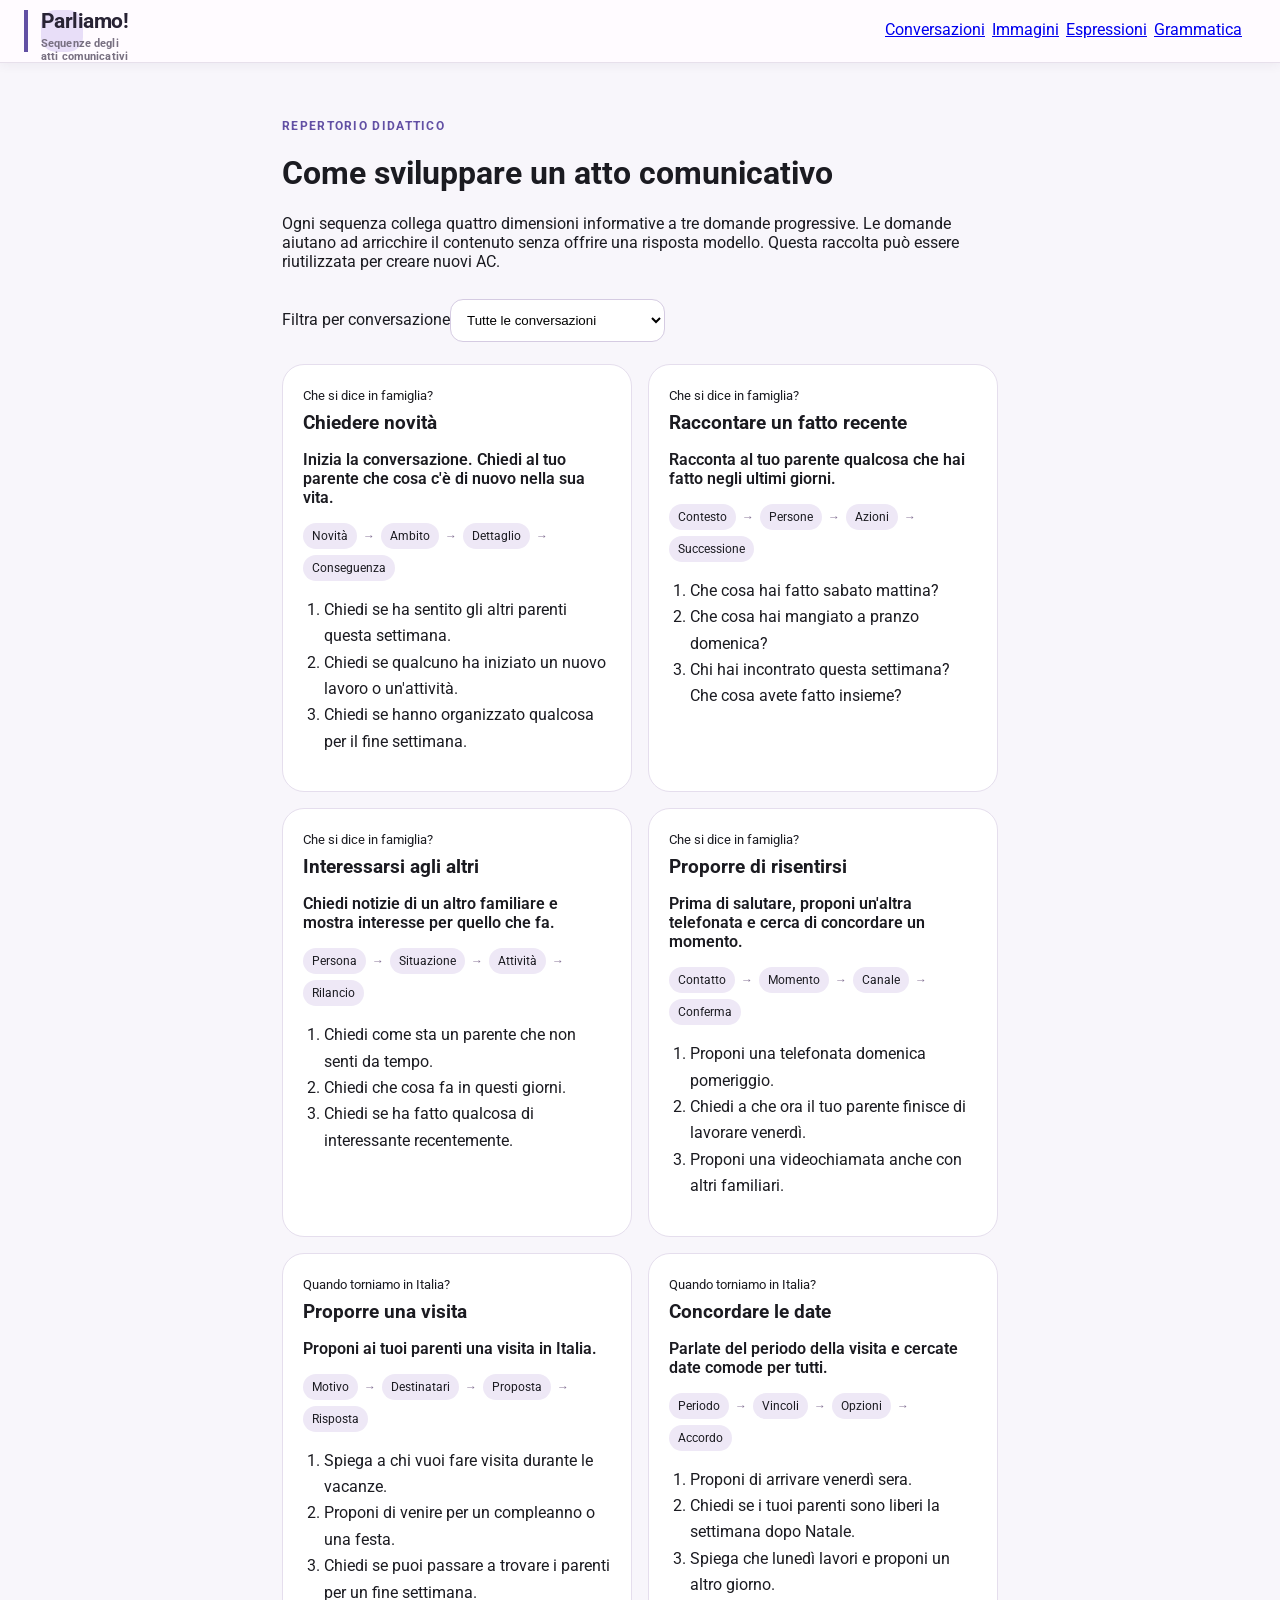
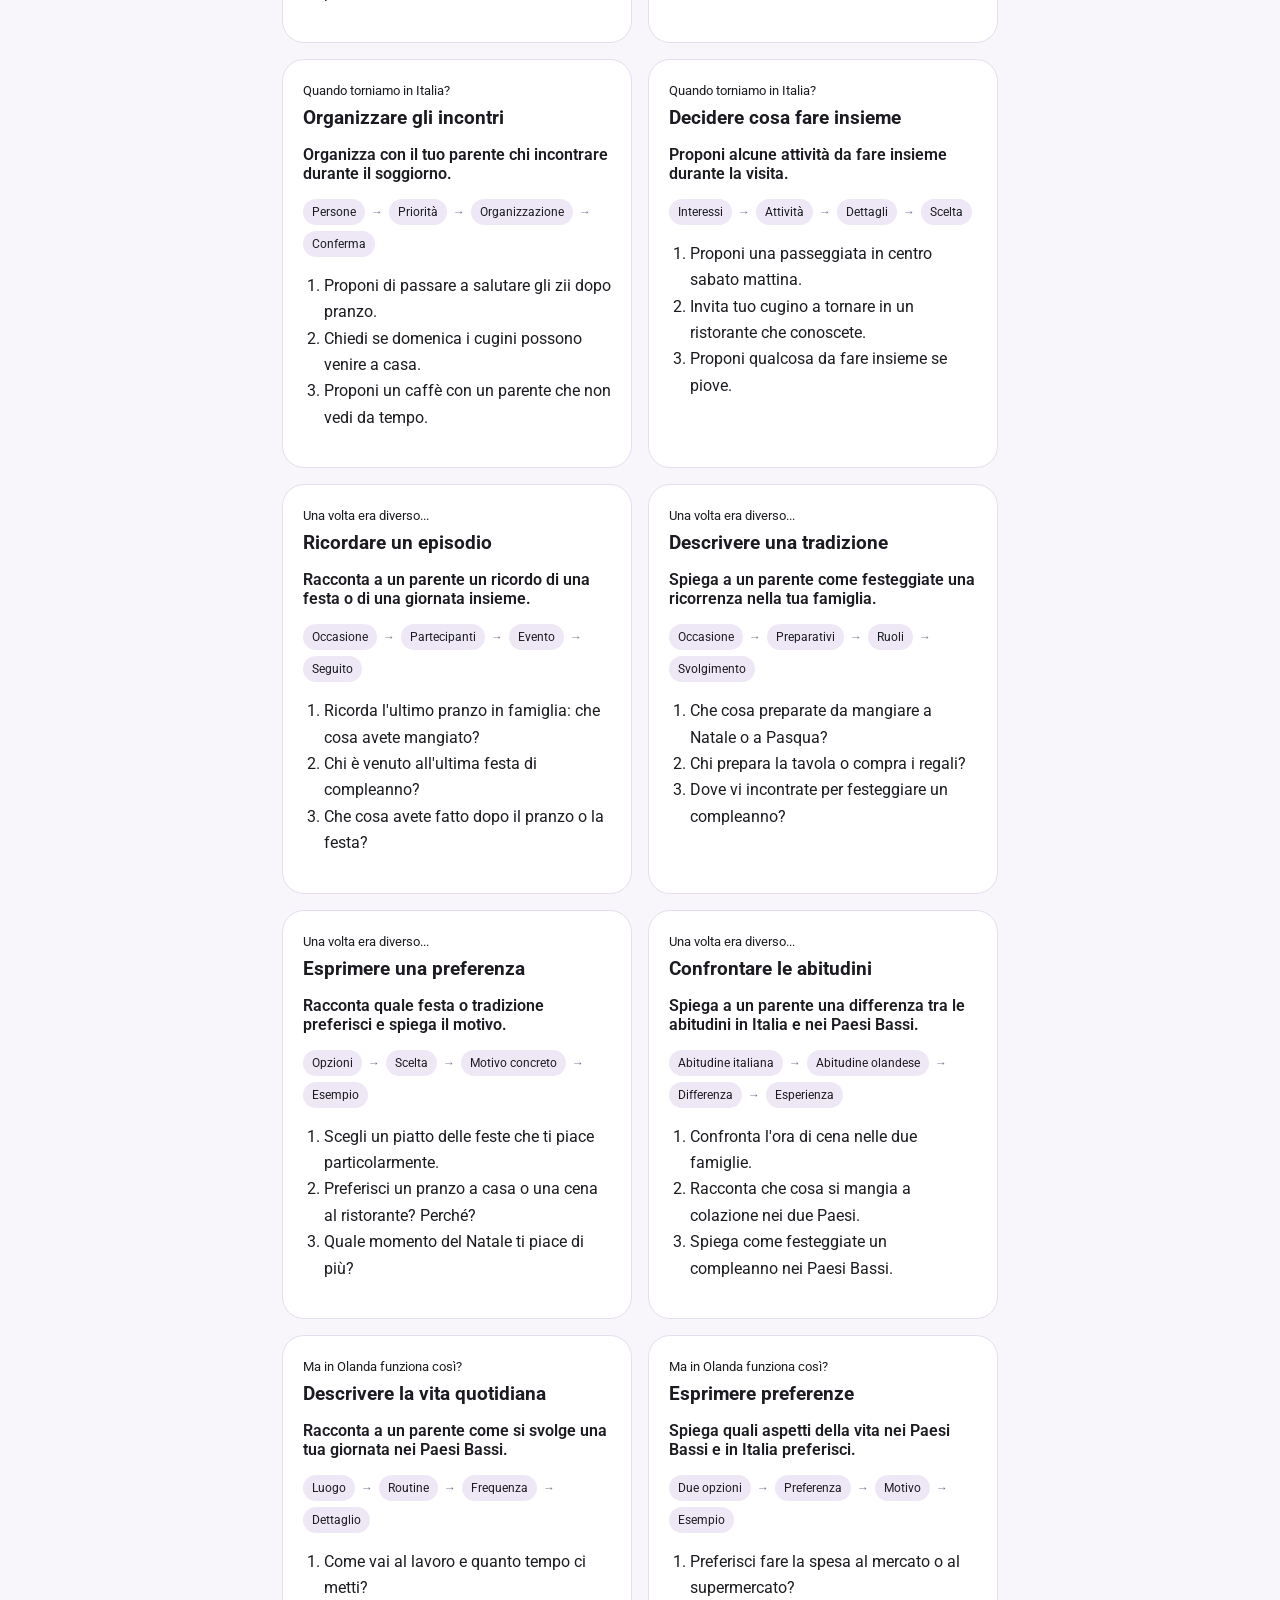
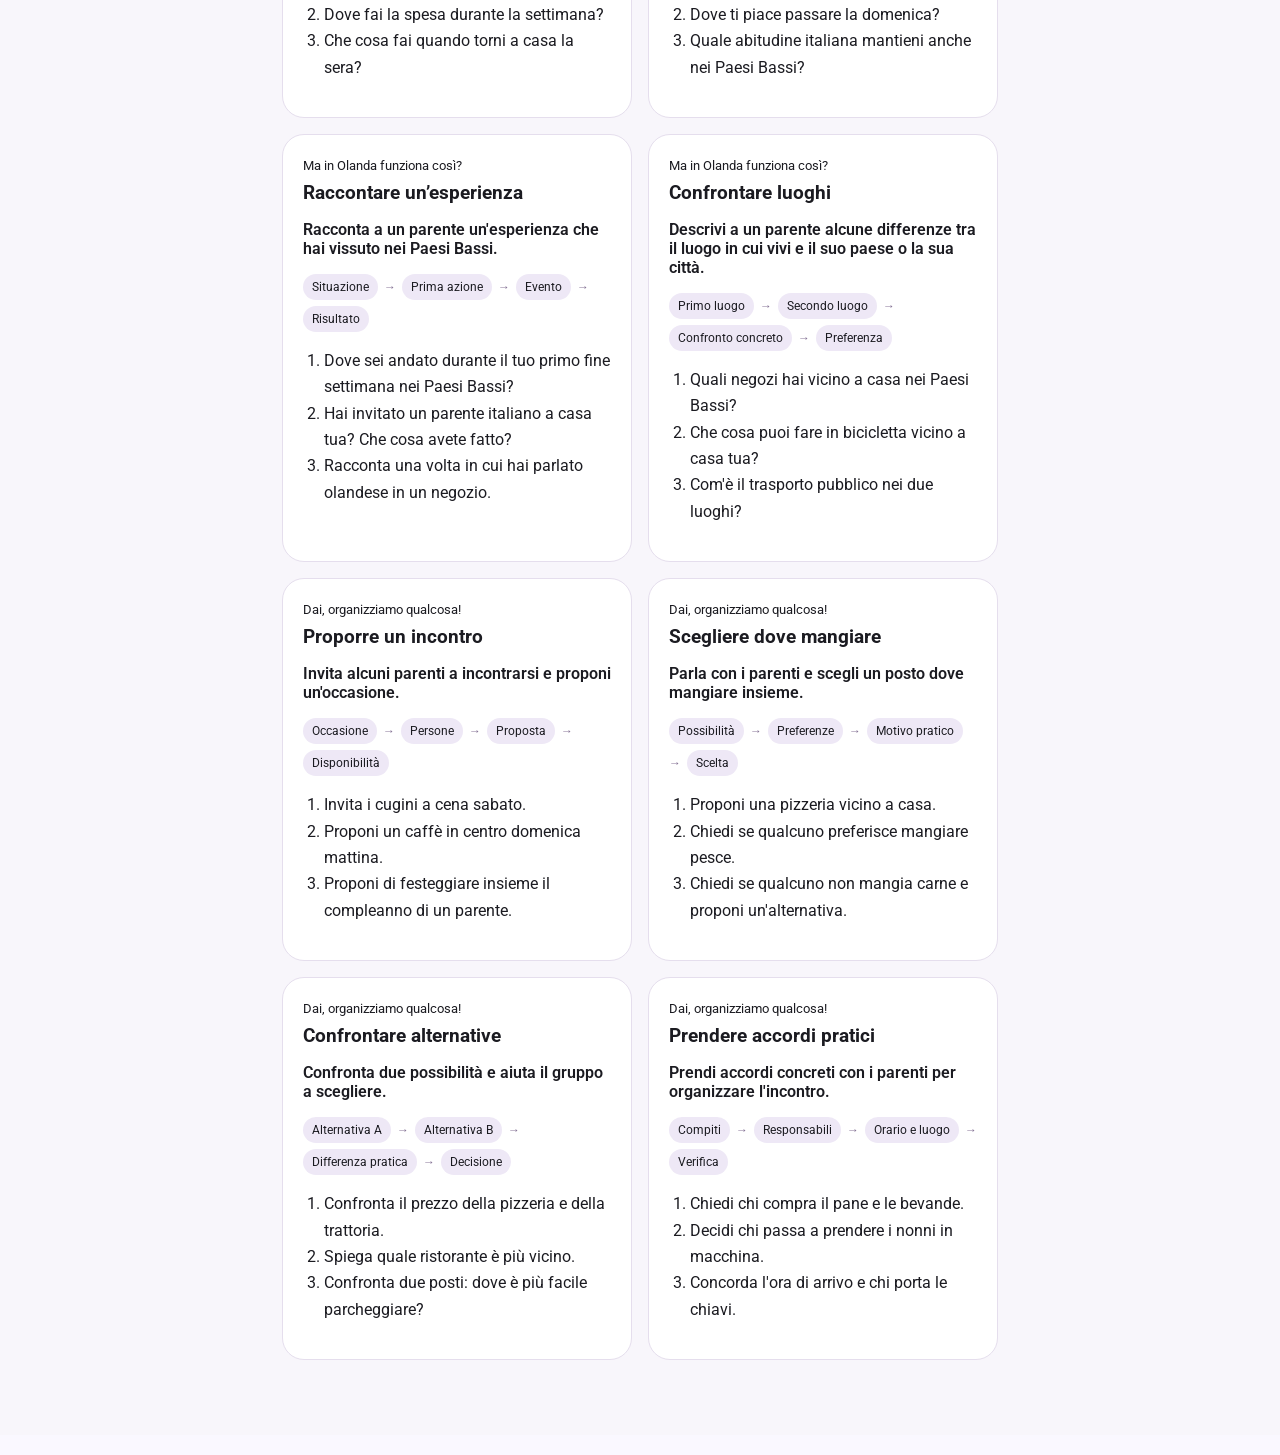
<file: sequenze.html>
<!doctype html><html lang="it"><head><meta charset="utf-8"><meta name="viewport" content="width=device-width,initial-scale=1"><title>Parliamo! · Sequenze degli AC</title><link rel="stylesheet" href="styles.css"><style>.seq-intro{max-width:760px;margin:20px auto}.seq-grid{display:grid;grid-template-columns:repeat(auto-fit,minmax(290px,1fr));gap:16px}.seq-card{background:#fff;border:1px solid #e5deed;border-radius:22px;padding:20px}.seq-card h3{margin:8px 0 12px}.seq-flow{display:flex;align-items:center;flex-wrap:wrap;gap:6px;margin:12px 0}.seq-flow span{font-size:12px;border-radius:99px;padding:6px 9px;background:#eee8f6}.seq-flow b{font-size:12px;color:#857395}.seq-card ol{padding-left:21px;line-height:1.65}.seq-filter{padding:12px;border:1px solid #d5cbe2;border-radius:13px;max-width:100%;margin:12px 0 22px;background:#fff}</style></head><body><header class="app-header"><div class="app-top"><div class="brand"><span><strong>Parliamo!</strong><small>Sequenze degli atti comunicativi</small></span></div><nav class="main-nav"><a href="index.html">Conversazioni</a> <a href="immagini.html">Immagini</a> <a href="espressioni.html">Espressioni</a> <a href="grammatica.html">Grammatica</a></nav></div></header><main class="seq-intro"><div class="kicker">Repertorio didattico</div><h1>Come sviluppare un atto comunicativo</h1><p>Ogni sequenza collega quattro dimensioni informative a tre domande progressive. Le domande aiutano ad arricchire il contenuto senza offrire una risposta modello. Questa raccolta può essere riutilizzata per creare nuovi AC.</p><label for="seqTopic">Filtra per conversazione</label><select class="seq-filter" id="seqTopic"><option value="">Tutte le conversazioni</option></select><section class="seq-grid" id="seqCards"></section></main><script src="sequenze_ac.js" defer></script></body></html>
</file>
<file: styles.css>
@import url('https://fonts.googleapis.com/css2?family=Roboto:wght@400;500;600;700&display=swap');
:root{font-family:Roboto,'Segoe UI',Arial,sans-serif;color:#1b1b21;background:#faf8ff;--primary:#50449a;--on-primary:#fff;--primary-container:#e6deff;--on-container:#28205c;--surface:#fff;--surface-low:#f5f2fa;--stroke:#cac5d3;--muted:#62616c}*{box-sizing:border-box}html{scroll-behavior:smooth}body{margin:0}button,input,textarea{font:inherit}button{cursor:pointer}button:focus-visible,input:focus-visible,textarea:focus-visible,summary:focus-visible{outline:3px solid #927df5;outline-offset:3px}header{background:#faf8ffed;border-bottom:1px solid #e5e0ea;position:sticky;top:0;z-index:5;backdrop-filter:blur(12px)}.top{max-width:1180px;margin:auto;padding:15px 23px;display:flex;justify-content:space-between;align-items:center;gap:12px}.brand{font-size:18px;font-weight:700;color:#352974;display:flex;align-items:center}.brand span{display:inline-grid;place-items:center;background:var(--primary-container);height:42px;width:42px;border-radius:15px;margin-right:10px}.pill{border-radius:99px;background:#eeebf6;color:#514b60;font-size:12px;padding:9px 14px;font-weight:600}main{max-width:1180px;margin:auto;padding:36px 22px 75px}.intro h1{font-size:clamp(32px,4.2vw,47px);font-weight:600;margin:8px 0 12px;letter-spacing:-1.5px}.intro p{color:var(--muted);max-width:660px;margin:0 0 27px;line-height:1.65}.kicker{font-size:12px;text-transform:uppercase;letter-spacing:1.3px;font-weight:700;color:var(--primary)}.topics{display:grid;grid-template-columns:repeat(5,minmax(0,1fr));gap:12px;margin-bottom:25px}.topic{border:1px solid #e6e0eb;background:#f1edf6;border-radius:23px;text-align:left;padding:19px 15px;min-height:160px;transition:.18s;box-shadow:none}.topic:hover{background:#e9e2f3;transform:translateY(-2px)}.topic.active{background:var(--primary-container);border:2px solid var(--primary);padding:18px 14px}.topic .symbol{font-size:27px;margin-bottom:17px;display:block}.topic strong{display:block;font-size:14px;line-height:1.4;font-weight:700}.topic small{display:block;color:#60596e;margin-top:9px}.layout{display:grid;grid-template-columns:minmax(0,1fr) 312px;align-items:start;gap:22px}.card{background:var(--surface);border:1px solid #e7e2ed;border-radius:28px;padding:28px;box-shadow:0 1px 3px #22142b0b}.card h2{margin:7px 0 13px;font-size:27px;font-weight:600;letter-spacing:-.6px}.scenario{font-size:16px;line-height:1.72;color:#46414c}.starter{background:var(--primary-container);padding:20px 22px;border-radius:21px;margin:23px 0}.starter label{display:block;font-size:11px;font-weight:700;letter-spacing:1px;color:#544681;margin-bottom:9px}.starter p{font-size:19px;font-weight:600;line-height:1.5;margin:0;color:#2c225d}.questions{margin:12px 0 23px;padding-left:24px;line-height:1.8}.questions li{padding:5px 3px}.sectiontitle{display:flex;align-items:center;gap:9px;font-size:17px;font-weight:700;margin:23px 0 13px}.accordion{border:1px solid #e0dbe6;border-radius:18px;overflow:hidden;margin:10px 0;background:#fff}.accordion summary{list-style:none;cursor:pointer;padding:18px;font-weight:600;display:flex;justify-content:space-between;align-items:center}.accordion summary::-webkit-details-marker{display:none}.accordion summary::after{content:'＋';font-size:19px;color:var(--primary)}.accordion[open] summary::after{content:'−'}.accbody{padding:0 17px 18px;overflow:auto}.lex-table{border-collapse:collapse;width:100%;font-size:13px}.lex-table th{text-align:left;color:#61596a;font-size:12px;background:var(--surface-low)}.lex-table th,.lex-table td{padding:11px 8px;border-bottom:1px solid #eeeaf1}.lex-table tr:last-child td{border-bottom:0}.lex-table td:first-child{color:#77717d;font-size:12px;width:90px}.lex-table td:nth-child(2){font-weight:600}.grammar-item{padding:13px 0;border-bottom:1px solid #ede9f0}.grammar-item:last-child{border-bottom:0}.grammar-item b{display:block;margin-bottom:7px}.grammar-item em{font-style:normal;color:#584a91}.help{color:var(--muted);font-size:13px;line-height:1.6}.side{position:sticky;top:86px;display:grid;gap:16px}.side .card{padding:20px}.side h3{margin:0 0 9px;font-size:18px}.tabs{display:flex;flex-wrap:wrap;gap:7px;margin:15px 0}.tab{border:1px solid #ddd6e6;background:#fff;border-radius:12px;padding:8px 11px;font-size:12px;font-weight:600}.tab.active{border-color:#ac9aef;background:var(--primary-container);color:#382e77}.chunklist{display:grid;gap:8px;max-height:285px;overflow:auto}.chunk{border:0;background:var(--surface-low);padding:11px 13px;border-radius:13px}.chunk strong{display:block;font-size:13px}.chunk small{font-size:12px;color:#6b6471;display:block;margin-top:5px}.side-note{color:#766d7d;font-size:12px;line-height:1.5;margin:8px 0 0}.notebook{margin-top:22px}.notebook p{color:#635c6b;font-size:14px;line-height:1.65}.addrow{display:grid;grid-template-columns:1fr 1fr auto;gap:8px}.field{min-width:0;border:1px solid #bcb4c7;border-radius:13px;padding:13px;background:#fffbff;outline:none}.field:focus{border:2px solid var(--primary);padding:12px}.btn{border:0;border-radius:100px;background:var(--primary);color:white;padding:12px 19px;font-weight:600;min-height:42px}.btn:hover{filter:brightness(.93)}.btn.secondary{background:var(--primary-container);color:var(--on-container)}.btn.danger{background:transparent;color:#a13f4a}.saved{width:100%;border-collapse:collapse;margin-top:17px;font-size:14px}.saved th,.saved td{text-align:left;border-bottom:1px solid #ece7f0;padding:11px}.saved th{font-size:12px;color:#665d6d}.saved td:last-child{text-align:right}.mini{border:0;background:transparent;color:#a13f4a;font-size:19px}.actions{display:flex;flex-wrap:wrap;gap:10px;margin-top:17px}.status{font-size:13px;color:#50449a;min-height:19px;margin-top:10px}.lex-add{border:1px solid #b9afe2;border-radius:100px;background:#eee8ff;color:#413282;font-size:12px;padding:5px 9px;white-space:nowrap}.save-success{color:#176b47;font-weight:700}.empty{color:#746d7b;font-size:13px;padding:13px 0}.footer{margin-top:25px;font-size:12px;color:#77717e}.writing{background:#f7f4fa;border-radius:20px;padding:18px;margin-top:22px}.writing label{display:block;font-weight:700;margin-bottom:7px}.writing textarea{resize:vertical;width:100%;min-height:170px;background:#fffbff;border:1px solid #bcb4c7;border-radius:14px;padding:15px;line-height:1.65}.writing .hint{font-size:12px;color:var(--muted);margin:7px 0 12px}.writing .action-line,.rec-buttons{display:flex;gap:9px;flex-wrap:wrap;align-items:center}.recording{background:#f7f4fa;border-radius:20px;padding:19px;margin-top:15px}.recording h3{font-size:17px;margin:0 0 8px}.recording audio{display:block;width:100%;margin-top:14px}.recording .rec-status{font-size:13px;color:#665b73;margin-top:12px;min-height:20px}.recording .live{color:#b3261e;font-weight:700}.rec-dot{display:inline-block;height:8px;width:8px;background:#b3261e;border-radius:50%;vertical-align:middle;margin-right:6px}.recording button:disabled{opacity:.45;cursor:not-allowed}.jump{display:none}@media(max-width:940px){.topics{grid-template-columns:repeat(3,1fr)}.layout{grid-template-columns:1fr}.side{position:static;grid-template-columns:1fr 1fr}.jump{display:inline-block}}@media(max-width:600px){main{padding:21px 13px 50px}.top{padding:12px 15px}.pill{font-size:10px}.topics{grid-template-columns:repeat(2,1fr);gap:9px}.topic{min-height:128px;padding:15px}.topic.active{padding:14px}.topic .symbol{margin-bottom:10px}.card{padding:21px 16px;border-radius:22px}.side{grid-template-columns:1fr}.addrow{grid-template-columns:1fr 1fr}.addrow button{grid-column:1/-1}.lex-table td:first-child{width:72px}.lex-table th,.lex-table td{padding:9px 5px}.brand{font-size:15px}.writing,.recording{padding:15px}}

/* Material 3 refinements: scalable navigation, question surfaces, persistent notebook entry */
.top-actions{display:flex;align-items:center;gap:12px}.book-link{color:#3a307b;background:#e8e0fa;text-decoration:none;border-radius:100px;font-size:13px;font-weight:700;display:inline-flex;align-items:center;gap:9px;padding:11px 16px;white-space:nowrap}.book-link:hover{background:#dbd0f6}.book-link span{background:#fff;border-radius:50px;min-width:21px;height:21px;display:grid;place-items:center;font-size:11px}.intro h1{font-size:clamp(28px,3.3vw,40px)}.intro p{margin-bottom:20px}.topic-heading{display:flex;justify-content:space-between;align-items:center;gap:12px;margin:0 0 10px}.topic-hint{font-size:12px;color:#77717e}.topics{display:flex;overflow-x:auto;overscroll-behavior-inline:contain;scroll-snap-type:x proximity;gap:9px;padding:0 2px 13px;margin-bottom:17px;scrollbar-width:thin}.topic{flex:0 0 auto;display:flex;align-items:center;gap:10px;width:205px;min-height:62px;border-radius:18px;padding:11px 13px;background:#f5f1fa;scroll-snap-align:start}.topic.active{padding:10px 12px}.topic .symbol{font-size:21px;display:block;margin:0}.topic strong{font-size:12.5px;line-height:1.3}.topic small{display:none}.topic:hover{transform:none}.questions{display:grid;grid-template-columns:repeat(2,minmax(0,1fr));gap:10px;padding:0;margin:12px 0 23px;line-height:1.5}.question-card{display:flex;align-items:flex-start;gap:12px;background:#f7f4fb;border:1px solid #e8e1ef;padding:17px;border-radius:18px;font-size:14px;font-weight:500;min-height:102px}.q-number{font-size:11px;font-weight:700;color:#5e529c;background:#e9e2ff;padding:7px;border-radius:9px;line-height:1;flex-shrink:0}.notebook-shortcut{display:flex;align-items:center;gap:12px;text-decoration:none;color:#2d255f;background:#e9e3ff;border-radius:21px;padding:18px 20px}.notebook-shortcut>span:first-child{font-size:23px}.notebook-shortcut>span:nth-child(2){flex:1;display:grid;gap:5px}.notebook-shortcut small{font-size:12px;color:#625b78}.notebook{scroll-margin-top:95px}.notebook:target{box-shadow:0 0 0 3px #c1b0ff}.notebook-shortcut:hover{background:#ddd5fb}
@media(max-width:940px){.topics{display:flex;grid-template-columns:unset}.side{grid-template-columns:minmax(0,1fr)}.notebook-shortcut{max-width:none}}
@media(max-width:600px){.top-actions{gap:7px}.book-link{font-size:0;padding:10px 12px;gap:6px}.book-link span{font-size:11px}.pill{padding:8px}.topic-heading{align-items:flex-start}.topic-hint{max-width:130px;text-align:right}.topic{width:178px;min-height:59px}.questions{grid-template-columns:1fr}.question-card{min-height:0;padding:15px}.intro h1{font-size:30px}}

/* Material 3 navigation, communicative sequence, and notebook drawer */
.category-bar{display:flex;flex-wrap:wrap;gap:8px;margin:0 0 12px}.category-chip{border:1px solid #cac5d3;border-radius:10px;background:#fff;padding:8px 13px;font-size:12px;color:#4c455c}.category-chip.selected{background:#e6deff;color:#34266b;border-color:#e6deff;font-weight:700}.topics{margin-bottom:21px}.topic{width:200px;min-height:60px}.questions-path{display:flex;flex-direction:column;margin:20px 0 25px}.question-step{display:grid;grid-template-columns:42px minmax(0,1fr);gap:13px;position:relative;padding-bottom:19px}.question-step:not(:last-child):before{content:"";position:absolute;left:20px;top:40px;bottom:-2px;width:2px;background:#d4c9ee}.path-marker{position:relative;z-index:1;display:flex;justify-content:center}.path-marker span{display:grid;place-items:center;height:40px;width:40px;border-radius:50%;background:#e6deff;color:#403284;font-weight:700;border:2px solid #c7b8ed}.question-content{background:#f7f4fb;border:1px solid #e8e1ef;border-radius:20px;padding:18px;min-width:0}.act-label{display:block;font-size:11px;letter-spacing:.4px;text-transform:uppercase;font-weight:700;color:#63549f;margin-bottom:8px}.question-text{display:block;font-size:16px;font-weight:600;line-height:1.5;margin-bottom:13px}.answer-field{display:block;width:100%;min-height:100px;resize:vertical;border-radius:13px;background:#fff;border:1px solid #c6bfd0;padding:13px;font-size:14px;line-height:1.6}.answer-field:focus{border:2px solid #50449a;outline:none;padding:12px}.answer-actions{display:grid;gap:12px;margin:4px 0 26px}.answer-actions .hint{color:#67606e;font-size:12px}.notebook-shortcut{border:0;text-align:left;width:100%;cursor:pointer;font:inherit}.book-link{border:0;cursor:pointer;font-family:inherit}.drawer-backdrop{position:fixed;inset:0;background:#15111a77;z-index:20}.notebook-drawer{position:fixed;right:0;top:0;bottom:0;max-width:100%;width:min(510px,100vw);z-index:21;background:#fffbff;padding:25px;box-shadow:-10px 0 32px #17102622;transform:translateX(105%);transition:transform .24s ease;overflow-y:auto;visibility:hidden}.notebook-drawer.open{transform:translateX(0);visibility:visible}.drawer-header{display:flex;justify-content:space-between;align-items:start;gap:15px;border-bottom:1px solid #eee8f3;padding-bottom:12px}.drawer-header h2{font-size:25px;margin:8px 0}.close-drawer{border:0;border-radius:50%;background:#f0eafa;width:40px;height:40px;font-size:18px;cursor:pointer}.notebook{margin-top:0}.notebook p{margin-top:15px}.notebook-drawer .addrow{grid-template-columns:1fr 1fr}.notebook-drawer .addrow button{grid-column:1/-1}.drawer-open{overflow:hidden}.notebook:target{box-shadow:none}@media(max-width:600px){.category-bar{flex-wrap:nowrap;overflow-x:auto;padding-bottom:7px}.category-chip{white-space:nowrap}.question-step{grid-template-columns:35px minmax(0,1fr);gap:8px}.path-marker span{height:34px;width:34px}.question-step:not(:last-child):before{left:16px;top:34px}.question-content{padding:14px}.notebook-drawer{padding:17px}.question-text{font-size:15px}}

/* Material 3 — top app bar, navigation rail and contextual drawers */
:root{--primary:#6250a4;--primary-container:#e8def8;--surface:#fffbff;--surface-low:#f7f2fa;--stroke:#ded7e2}
html{scroll-padding-top:115px}body{background:#f8f6fb;padding-bottom:0}header.app-header{position:sticky;top:0;z-index:15;background:rgba(255,251,255,.96);border-bottom:1px solid #e7e0eb;backdrop-filter:blur(14px);box-shadow:0 2px 10px #392e5010}.app-top{max-width:1280px;margin:auto;min-height:72px;padding:8px 27px;display:flex;align-items:center;justify-content:space-between;gap:20px}.app-header .brand{display:flex;align-items:center;gap:11px;white-space:nowrap;font-size:17px;color:#282334}.brand strong{display:block;font-size:19px;line-height:1.05}.brand small{display:block;color:#787081;font-size:11px;margin-top:5px}.brand-mark{display:grid;place-items:center;width:43px;height:43px;border-radius:15px;background:#e7def8;color:#56458c;font-size:24px}.main-nav{display:flex;align-items:center;gap:6px;background:#f4eff7;padding:5px;border-radius:100px}.nav-item{border:0;border-radius:99px;background:transparent;padding:12px 17px;color:#615b6b;font-size:13px;font-weight:600;display:flex;align-items:center;gap:8px}.nav-item.current{background:#e7ddf8;color:#493482}.nav-item:hover,.icon-action:hover{background:#eae2f3}.nav-tools{display:flex;align-items:center;gap:8px}.icon-action{position:relative;min-width:45px;height:43px;border:0;border-radius:14px;color:#554581;background:#f0e9f7;font-size:22px}.icon-action span{position:absolute;right:-4px;top:-5px;min-width:18px;border-radius:30px;background:#6250a4;color:white;font-size:10px;padding:3px}.utility-card{background:#f0e9f8;border-radius:24px;padding:22px;position:sticky;top:94px}.utility-card h3{margin:10px 0}.utility-link{width:100%;border:0;border-radius:13px;background:#fffbff;color:#3e3654;padding:14px 12px;text-align:left;font-size:13px;font-weight:600;display:flex;justify-content:space-between;margin-top:9px}.utility-link:hover{background:#e7def8}.resource-section{margin:35px 0 10px;scroll-margin-top:100px}.resource-heading{display:flex;justify-content:space-between;align-items:center;gap:24px;margin-bottom:17px}.resource-heading h2{font-size:27px;margin:7px 0}.resource-heading p{margin:0;color:#66606b}.resource-card{padding:23px!important}.resource-card .chunklist{display:grid;grid-template-columns:repeat(auto-fit,minmax(185px,1fr));gap:12px}.resource-card .chunk{margin:0}.grammar-overview{display:grid;grid-template-columns:repeat(2,minmax(0,1fr));gap:14px}.grammar-overview .grammar-tile{background:#fffbff;border:1px solid #e5dfe9;border-radius:22px;padding:20px}.grammar-tile h3{margin:0 0 12px;color:#393042;font-size:16px}.grammar-tile p{margin:8px 0;line-height:1.55;color:#595365;font-size:13px}.tool-content{padding-top:18px}.tool-content h3{font-size:15px;margin:20px 0 10px}.tool-content .chunklist{display:grid;grid-template-columns:1fr;gap:7px}.tool-content .chunk{margin:0}.tool-content .lex-table{width:100%;font-size:12px}.tool-content .grammar-item{margin:8px 0}.tool-drawer{z-index:24}.tool-drawer .tool-content{padding-bottom:30px}.drawer-backdrop[hidden]{display:none}.mobile-nav{display:none}.intro{scroll-margin-top:105px}#conversation{scroll-margin-top:105px}
@media(max-width:980px){.app-top{padding:8px 16px}.main-nav{gap:0}.nav-item{padding:11px 10px}.nav-item span{font-size:12px}.utility-card{position:static}.grammar-overview{grid-template-columns:1fr}}
@media(max-width:680px){body{padding-bottom:76px}.app-top{min-height:62px;padding:8px 12px}.main-nav{display:none}.brand strong{font-size:17px}.brand small{font-size:10px}.brand-mark{width:37px;height:37px}.nav-tools{gap:4px}.icon-action{min-width:39px;height:39px}.mobile-nav{display:grid;grid-template-columns:repeat(3,1fr);position:fixed;bottom:0;left:0;right:0;background:#f4edf9;border-top:1px solid #ddd6e6;z-index:18;padding:5px 6px max(7px,env(safe-area-inset-bottom));box-shadow:0 -3px 12px #34254316}.mobile-nav-item{background:transparent;border:0;color:#6b6174;font-size:11px;font-weight:600;padding:4px 1px;display:grid;justify-items:center;gap:3px;border-radius:14px}.mobile-nav-item span{font-size:22px;line-height:1.3;padding:1px 25px;border-radius:40px}.mobile-nav-item.current span{background:#e5d9f8;color:#4d387c}.resource-heading{align-items:flex-start}.resource-heading .btn{font-size:11px;padding:9px}.resource-heading h2{font-size:23px}.resource-card .chunklist{grid-template-columns:1fr}.tool-drawer{padding:17px}}

/* Versione 6 — marchio tipografico, connettivi in evidenza e grammatica visuale */
.app-header .brand{border-left:4px solid var(--primary);padding-left:13px;gap:0}.app-header .brand strong{letter-spacing:-.55px}.app-header .brand small{letter-spacing:.12px}
.connective-feature{background:linear-gradient(125deg,#e8def8,#f5f0ff);border:1px solid #d9cbed;border-radius:22px;padding:20px 22px;margin-bottom:16px}.connective-feature h3{margin:0 0 7px;font-size:19px;color:#3a286d}.connective-feature p{color:#554d63;margin:0 0 12px;font-size:13px;line-height:1.55}.connective-grid{display:grid;grid-template-columns:repeat(auto-fit,minmax(178px,1fr));gap:9px}.expr-card{display:flex;justify-content:space-between;gap:8px;align-items:flex-start;background:#f8f5fb;border:1px solid #ece6f0;border-radius:16px;padding:13px}.expr-card strong{display:block;color:#30283d;font-size:14px}.expr-card small{display:block;color:#675f6e;margin-top:5px;line-height:1.4;font-size:12px}.expr-card .lex-add{flex-shrink:0;min-width:33px;font-size:17px;padding:3px 6px}.expr-card.is-saved{background:#e8f2e9;border-color:#bcd8c3}.connective-feature .expr-card{background:#fffbff;border-color:#e5d9fa}.connective-feature .expr-card.is-saved{background:#e8f2e9}
.grammar-overview{grid-template-columns:1fr;gap:17px}.grammar-overview .grammar-tile{padding:24px}.grammar-tile h3{font-size:20px;margin-bottom:8px}.grammar-tile .rule{background:#f1edf9;border-left:4px solid #8b75cb;padding:12px 15px;border-radius:0 12px 12px 0;font-size:14px;color:#342a55;line-height:1.55;margin:12px 0}.grammar-tile .example{display:block;background:#f8f5fb;border-radius:11px;padding:11px;margin-top:9px;font-size:13px}.grammar-table{border-collapse:separate;border-spacing:0;width:100%;font-size:13px;overflow:hidden;border:1px solid #e8e1ed;border-radius:14px;margin-top:13px}.grammar-table th,.grammar-table td{border-bottom:1px solid #eee8f0;padding:10px 12px;text-align:left;vertical-align:top}.grammar-table th{background:#f3eff8;font-weight:700;color:#594b70}.grammar-table tr:last-child td{border-bottom:0}.grammar-table td:first-child{background:#fbf9fd;font-weight:600;white-space:nowrap}.grammar-table strong{color:#513c99}.grammar-note{color:#655b6c;font-size:12px;line-height:1.6;margin-top:11px}.mini-formula{display:flex;align-items:center;flex-wrap:wrap;gap:8px;margin:13px 0}.mini-formula span{border-radius:11px;background:#e9e1f8;color:#41346c;padding:8px 12px;font-size:13px;font-weight:650}.mini-formula b{color:#665677}.grammar-quicklinks{display:flex;flex-wrap:wrap;gap:7px;margin:12px 0 21px}.grammar-quicklinks a{font-size:12px;background:#eee8f7;border-radius:100px;padding:8px 12px;color:#473574;text-decoration:none}.grammar-tile{scroll-margin-top:125px}.tool-content .grammar-tile{margin-bottom:12px;padding:15px}.tool-content .grammar-table{font-size:11px}.tool-content .grammar-table th,.tool-content .grammar-table td{padding:8px 6px}.tool-content .connective-grid{grid-template-columns:1fr}.tool-content .connective-feature{padding:15px}
@media(max-width:680px){.grammar-overview .grammar-tile{padding:16px}.grammar-table{font-size:11px}.grammar-table th,.grammar-table td{padding:8px 5px}.grammar-quicklinks{gap:5px}.connective-grid{grid-template-columns:1fr}.grammar-tile{overflow-x:auto}}

/* Versione 7 — grammatica compatta e aiuti legati agli atti comunicativi */
.grammar-quicklinks{display:flex;flex-wrap:wrap;gap:8px;position:sticky;top:0;background:#fffbff;padding:10px 0 14px;z-index:2}
.grammar-chip{appearance:none;border:1px solid #d4cbe2;background:#f8f4fc;color:#4d4267;border-radius:999px;padding:9px 14px;font-size:13px;font-weight:600;cursor:pointer}
.grammar-chip[aria-selected="true"]{background:#e8def8;color:#36256e;border-color:#8a77bc}
.grammar-overview .grammar-tile{padding:17px 19px;margin:0;max-width:100%}
.grammar-overview .grammar-tile h3{margin-top:0;font-size:18px}
.grammar-overview{display:block}.grammar-note{line-height:1.5}
.memory-tip{border:1px solid #d4e6df;background:#eff8f3;color:#254e40;padding:12px 15px;border-radius:15px;margin:12px 0;font-size:13px;line-height:1.5}
.memory-tip b{color:#235940}
.act-grammar{border:0;background:#f0eafb;color:#4c397e;border-radius:999px;padding:6px 11px;font-size:12px;font-weight:600;cursor:pointer;align-self:flex-start;margin-top:6px}
.act-grammar:hover{background:#e3d8f7}
@media(max-width:680px){.grammar-quicklinks{position:static}.grammar-chip{padding:8px 11px;font-size:12px}}

/* Sessione di pratica — Material 3 */
.practice-session{background:#f5f0fb;border:1px solid #e2d9ee;border-radius:23px;padding:17px 19px;margin:22px 0 19px}.practice-session .session-heading{font-weight:750;color:#392c63;font-size:15px;margin-bottom:10px}.session-choices{display:flex;gap:8px;flex-wrap:wrap;align-items:center}.session-choice{border:1px solid #cfc4e0;background:#fff;border-radius:999px;padding:9px 15px;font-weight:650;color:#50446b}.session-choice[aria-pressed=true]{background:#e1d5f6;color:#382465;border-color:#7460aa}.session-bar{display:flex;align-items:center;justify-content:space-between;gap:12px;flex-wrap:wrap}.session-metric{display:flex;align-items:center;gap:7px;color:#625876;font-size:13px}.session-metric strong{font-size:21px;letter-spacing:-.3px;color:#302749;font-variant-numeric:tabular-nums}.session-track,.response-track{height:6px;border-radius:20px;background:#e1dbea;overflow:hidden;margin:13px 0 0}.session-fill,.response-fill{height:100%;background:#7461ab;border-radius:20px;transition:width .2s}.session-controls{display:flex;gap:7px;flex-wrap:wrap}.session-controls button{font-size:12px;padding:8px 12px;min-height:35px}.session-message{font-size:12px;color:#5d506d;line-height:1.5;margin:9px 0 0}.response-feedback{margin-top:10px;display:flex;justify-content:space-between;flex-wrap:wrap;gap:6px;font-size:12px;color:#635a70}.response-feedback strong{color:#514184}.session-end{background:#edf7f0;border:1px solid #cbe5d3;border-radius:17px;padding:15px;margin-top:13px}.session-end h3{margin:0 0 6px;font-size:17px}.session-end p{margin:0;font-size:13px;line-height:1.6}.session-end[hidden]{display:none}@media(max-width:600px){.practice-session{padding:14px}.session-metric strong{font-size:19px}.session-bar{gap:9px}}

/* Percorso grammaticale per livelli ERK — schema interno dell’istituto */
.cefr-levels,.cefr-mode{display:flex;flex-wrap:wrap;gap:7px;margin:12px 0}.cefr-level{background:#f2eff8;border:1px solid #e1dbea;border-radius:15px;padding:9px 12px;font-size:12px;font-weight:700;color:#554f61}.cefr-level[aria-pressed="true"]{background:#ded4f7;border-color:#7562b3;color:#34266e}.cefr-mode{padding:4px;background:#f5f1f9;border-radius:18px;width:max-content;max-width:100%}.cefr-mode button{border:0;background:transparent;border-radius:14px;padding:10px 13px;color:#625b6b;font-size:12px;font-weight:650}.cefr-mode button[aria-pressed="true"]{background:white;color:#41307d;box-shadow:0 1px 4px #29203f17}.cefr-list{display:grid;gap:9px;margin-top:15px}.cefr-unit{border:1px solid #e3ddeb;border-radius:18px;background:#fff;padding:13px 15px}.cefr-unit strong{display:block;color:#332b42;font-size:14px}.cefr-unit small{display:block;color:#756e7e;margin-top:5px;line-height:1.5}.cefr-unit .grammar-chip{margin-top:11px}.cefr-caption{font-size:12px;line-height:1.6;color:#66616d;background:#f4f0fa;padding:12px 15px;border-radius:14px}.cefr-heading{margin:15px 0 6px;font-size:17px}.cefr-cardbox{margin-top:14px}.cefr-current{color:#4d3d8a;font-weight:750}.cefr-panel .grammar-table{width:100%}@media(max-width:650px){.cefr-levels{gap:5px}.cefr-level{padding:8px 10px}.cefr-mode{width:100%}.cefr-mode button{flex:1}}

/* Laboratorio fotografico — Material 3 */
.image-studio{padding:22px!important}.image-filters{display:flex;gap:12px;flex-wrap:wrap;align-items:end;margin-bottom:19px}.image-filters label{display:grid;gap:5px;font-size:12px;font-weight:700;color:#625875}.image-filters select{min-height:43px;border:1px solid #d1c6dc;border-radius:14px;background:#fff;padding:8px 14px;color:#332a40;font:inherit}.image-main{display:grid;grid-template-columns:minmax(0,1.05fr) minmax(0,1fr);gap:24px;align-items:start}.photo-frame{aspect-ratio:4/3;background:#e6e0ec;border-radius:22px;overflow:hidden;position:relative;display:grid;place-items:center}.photo-frame img{width:100%;height:100%;object-fit:contain}.photo-fallback{position:absolute;inset:0;display:grid;place-items:center;text-align:center;padding:25px;background:#f2edf7;color:#564966}.photo-fallback[hidden]{display:none}.photo-credit{display:flex;justify-content:space-between;gap:10px;align-items:center;font-size:12px;color:#6c6575;padding:10px 2px}.photo-credit a{color:#6045a0}.photo-strip{display:grid;grid-template-columns:repeat(5,minmax(0,1fr));gap:7px;margin:12px 0}.photo-thumb{border:1px solid #d9d0e5;background:#f5eff9;border-radius:11px;min-height:47px;cursor:pointer;font:inherit;color:#5d5080;padding:6px}.photo-thumb.current{background:#e5d9fa;border:2px solid #6951aa;color:#34216f;font-weight:750}.image-work h3{font-size:23px;line-height:1.2;margin:7px 0 14px}.image-steps{display:grid;gap:9px;margin:14px 0 18px}.image-prompt{background:#f6f2fa;border:1px solid #e8e1ef;border-radius:14px;padding:12px 14px;display:flex;gap:12px;line-height:1.5;font-size:14px}.image-prompt .step-number{display:grid;place-items:center;border-radius:50%;background:#e4d9f8;color:#493184;min-width:27px;height:27px;font-weight:700}.field-caption{display:block;margin:12px 0 7px;font-size:13px;font-weight:750}.image-writing-actions{display:flex;gap:8px;flex-wrap:wrap;margin:12px 0}.image-writing-actions button{font-size:12px;padding:9px 12px}.image-recorder{margin-top:20px;padding-top:12px;border-top:1px solid #ebe3f0}.image-recorder audio{max-width:100%;width:100%;margin-top:10px}.image-license-note{font-size:11px;color:#776c7f;margin-top:16px;line-height:1.7}@media(max-width:860px){.image-main{grid-template-columns:1fr}.image-studio{padding:15px!important}}@media(max-width:680px){.mobile-nav{grid-template-columns:repeat(4,1fr)}.mobile-nav-item span{padding:1px 14px}.image-filters label{flex:1}.image-filters select{width:100%}}

body[data-page="conversations"] #imagesView,body[data-page="conversations"] #expressionsView,body[data-page="conversations"] #grammarView{display:none}
body[data-page="images"] .intro,body[data-page="images"] .topic-heading,body[data-page="images"] #categories,body[data-page="images"] #topics,body[data-page="images"] .layout,body[data-page="images"] #expressionsView,body[data-page="images"] #grammarView{display:none}
body[data-page="expressions"] .intro,body[data-page="expressions"] .topic-heading,body[data-page="expressions"] #categories,body[data-page="expressions"] #topics,body[data-page="expressions"] .layout,body[data-page="expressions"] #imagesView,body[data-page="expressions"] #grammarView{display:none}
body[data-page="grammar"] .intro,body[data-page="grammar"] .topic-heading,body[data-page="grammar"] #categories,body[data-page="grammar"] #topics,body[data-page="grammar"] .layout,body[data-page="grammar"] #imagesView,body[data-page="grammar"] #expressionsView{display:none}
.ac-library{margin:24px 0}.ac-controls{display:flex;gap:12px;flex-wrap:wrap;margin:20px 0}.ac-controls select{padding:12px;border-radius:14px;border:1px solid #d9d2e3;max-width:100%;background:white}.ac-grid{display:grid;grid-template-columns:repeat(auto-fit,minmax(270px,1fr));gap:16px}.ac-card{padding:19px;border-radius:22px;background:#fff;border:1px solid #e3ddea}.ac-card h3{font-size:18px;margin:7px 0 15px}.ac-category{color:#69578c;font-size:12px;font-weight:700}.ac-chunk{display:flex;justify-content:space-between;gap:8px;border-top:1px solid #ece8f2;padding:13px 0}.ac-chunk small{display:block;color:#777083;margin-top:4px}.ac-chunk em{display:block;margin-top:6px;font-style:normal;font-size:12px;color:#685b74}.ac-save{border:0;border-radius:100px;background:#ede5fb;color:#55416d;padding:6px 12px;cursor:pointer;height:34px}
/* Progressive prompts for communicative acts */
.continuation{padding:11px 0 3px}.continue-button{border:1px solid #cbbddf;background:#faf7ff;color:#594579;padding:9px 15px;border-radius:100px;cursor:pointer;font:inherit;font-weight:600;font-size:13px}.continue-button:hover:not(:disabled){background:#eee5fb}.continue-button:disabled{opacity:.6;cursor:default}.continue-question:not([hidden]){display:block;margin-top:12px;background:#f3eef9;border-left:3px solid #9278bb;border-radius:13px;padding:13px 16px}.continue-question small{font-size:10px;font-weight:700;letter-spacing:.09em;color:#736182}.continue-question p{margin:5px 0 0;font-size:15px;line-height:1.5}

/* Photo sizing: respect the source aspect ratio instead of forcing 4:3. */
body[data-page="images"] .photo-frame{aspect-ratio:auto;min-height:250px;max-height:70vh;display:flex;align-items:center;justify-content:center;overflow:hidden}
body[data-page="images"] .photo-frame img{display:block;width:auto;height:auto;max-width:100%;max-height:70vh;object-fit:contain;flex-shrink:1}
@media(max-width:720px){body[data-page="images"] .photo-frame{min-height:190px;max-height:58vh}body[data-page="images"] .photo-frame img{max-height:58vh}}

/* Shared compact timer in the top navigation */
.app-header .app-top{position:relative}
.header-timer{position:relative;flex:0 0 auto;z-index:60}
.timer-pill{display:flex;align-items:center;gap:7px;white-space:nowrap;border:1px solid #d8cde8;border-radius:999px;background:#f5f0fb;color:#49356b;padding:9px 12px;font:inherit;cursor:pointer}
.timer-pill strong{font-variant-numeric:tabular-nums}
.timer-pill span{font-size:11px}
.timer-panel:not([hidden]){display:grid;gap:12px;position:absolute;right:0;top:calc(100% + 12px);width:min(310px,calc(100vw - 28px));background:white;border:1px solid #ded5eb;border-radius:19px;box-shadow:0 15px 35px #23152c28;padding:17px;z-index:90}
.timer-title{font-size:16px;font-weight:700}
.timer-options,.timer-actions{display:flex;flex-wrap:wrap;gap:7px}
.timer-options .session-choice{flex:1;white-space:nowrap}
.timer-note{font-size:12px;line-height:1.5;color:#6b5f79}
@media(max-width:750px){.header-timer{margin-left:auto}.timer-pill{padding:8px 10px}.timer-pill span{display:none}.timer-panel{right:0}}

/* Start-session invitation: visible before practice, compact once started */
.session-invite{max-width:1180px;margin:18px auto 6px;padding:17px 21px;border:1px solid #d1bce7;background:#f4eafa;border-radius:20px;display:flex;align-items:center;justify-content:space-between;gap:18px;box-shadow:0 5px 15px #57406b10}
.session-invite[hidden]{display:none}
.session-invite-copy{display:grid;gap:4px;color:#3c2b55}
.session-invite-eyebrow{font-size:10px;font-weight:800;letter-spacing:.1em;color:#7659a1}
.session-invite-copy strong{font-size:18px}
.session-invite-copy>span:last-child{font-size:13px;color:#64566f}
.session-invite-actions{display:flex;align-items:center;gap:10px;flex-wrap:wrap}
.session-invite-start{white-space:nowrap}
.session-invite-options{background:transparent;border:0;text-decoration:underline;text-underline-offset:3px;color:#5e4880;cursor:pointer;padding:10px;font:inherit;font-size:13px}
.timer-needs-start .timer-pill{border-color:#a98acd;background:#ead9fa;color:#43276d;box-shadow:0 0 0 2px #d9c2f555}
@media(max-width:700px){.session-invite{margin:12px 14px 4px;padding:15px;display:grid}.session-invite-actions{justify-content:flex-start}}

.start-modal-backdrop:not([hidden]){position:fixed;inset:0;z-index:2000;background:#211a2b99;display:grid;place-items:center;padding:20px}
.start-modal{width:min(100%,390px);background:#fff;border-radius:25px;padding:30px 26px;box-shadow:0 22px 65px #140d254d;text-align:center;display:grid;gap:17px}
.start-modal-icon{margin:auto;width:54px;height:54px;display:grid;place-items:center;border-radius:50%;font-size:29px;background:#efe4fa;color:#614397}
.start-modal h2{font-size:23px;line-height:1.2;margin:0;color:#352845}
.start-modal p{margin:0;color:#716679;font-size:14px}
.start-modal-durations{display:flex;gap:8px}
.start-modal-durations button{flex:1;padding:12px 6px;border:1px solid #d5c9e5;background:#faf7fe;border-radius:13px;font:inherit;cursor:pointer}
.start-modal-durations button[aria-pressed=true]{background:#e5d5fa;border:2px solid #754eb1;font-weight:750;color:#43266d}
.start-modal-go{width:100%;justify-content:center}
.start-modal-skip{border:0;background:transparent;text-decoration:underline;text-underline-offset:3px;color:#665575;cursor:pointer;font:inherit;font-size:13px;padding:5px}

/* Recommended paths */
body[data-page="paths"] #conversationsView{display:none!important}
body[data-page="paths"] #pathsRoot{display:block;max-width:1160px;margin:0 auto;padding:30px 20px 65px}
.paths-hero{margin-bottom:25px}.paths-hero h1{font-size:clamp(25px,3vw,37px);margin:7px 0 10px}.paths-hero p{max-width:690px;color:#6d6476;line-height:1.6}
.paths-grid{display:grid;grid-template-columns:repeat(4,minmax(0,1fr));gap:12px;margin:22px 0 34px}
.path-option{text-align:left;display:flex;flex-direction:column;gap:9px;padding:19px;border-radius:19px;border:1px solid #dfd8e9;background:#fff;color:#332943;cursor:pointer;font:inherit}
.path-option.current{border:2px solid #7651a7;background:#f3ebfc;padding:18px}
.path-option strong{font-size:16px}.path-option small{font-size:12px;line-height:1.5;color:#70657b}.path-icon{background:#eee6f6;width:42px;height:42px;display:grid;place-items:center;border-radius:13px;font-size:23px}
.paths-detail{background:#fff;border:1px solid #e2dbe9;border-radius:23px;padding:26px}
.paths-detail-head{display:flex;align-items:start;justify-content:space-between;gap:18px;margin-bottom:22px}.paths-detail h2{font-size:26px;margin:7px 0}.paths-detail-head p{margin:0;color:#736979}.paths-optional{color:#6d568d;background:#f3ebfa;border-radius:30px;padding:8px 11px;white-space:nowrap;font-size:12px}
.paths-stages{display:grid;gap:10px}.path-stage{border:1px solid #e6dfec;border-radius:15px;overflow:hidden}.path-stage summary{display:flex;align-items:center;gap:15px;cursor:pointer;padding:16px;list-style:none}.path-stage summary::-webkit-details-marker{display:none}.path-number{width:36px;height:36px;border-radius:11px;background:#eee8f5;color:#533d77;font-weight:700;display:grid;place-items:center;flex:none}.path-stage-name{display:grid;gap:5px;flex:1}.path-stage-name small{font-size:12px;color:#74697d}.path-placeholder{font-size:11px;color:#756487;background:#f3f0f7;padding:6px 9px;border-radius:99px}.path-stage-content{padding:0 20px 21px 67px}.path-stage-content ul{line-height:1.9;margin:9px 0}.path-stage-content p{font-size:12px;color:#796d81}
@media(max-width:850px){.paths-grid{grid-template-columns:repeat(2,minmax(0,1fr))}.paths-detail-head{flex-wrap:wrap}}
@media(max-width:520px){body[data-page="paths"] #pathsRoot{padding:20px 14px 85px}.paths-detail{padding:15px}.path-option{padding:14px}.path-option.current{padding:13px}.path-placeholder{display:none}.path-stage summary{gap:10px}.path-stage-content{padding-left:22px}}

body[data-page="help"] #conversationsView{display:none!important}body[data-page="help"] #helpRoot{display:block}.help-page{max-width:920px;margin:0 auto;padding:35px 22px 80px}.help-page>h1{font-size:clamp(30px,4vw,43px);margin:9px 0}.help-lead{font-size:18px;color:#705d83;margin:0 0 25px}.help-article{background:#fff;border:1px solid #e6deec;border-radius:22px;padding:clamp(20px,4vw,45px)}.help-article section+section{margin-top:35px;padding-top:30px;border-top:1px solid #e8e1ef}.help-article h2{font-size:23px;line-height:1.3;margin:0 0 20px}.help-article h2 span{color:#9473b7;font-size:14px;margin-right:10px}.help-article p{font-size:15px;line-height:1.82;margin:0 0 18px;color:#4d4454}.help-article a{color:#644199;text-decoration:underline;text-underline-offset:3px}.help-prompt{background:#f4effa;padding:18px;border-radius:14px;margin:18px 0}.help-prompt-head{display:flex;justify-content:space-between;align-items:center;gap:12px;margin-bottom:12px}.help-prompt p{margin:0;font-style:italic}.help-prompt #helpCopyStatus{font-size:12px;color:#65517b}@media(max-width:650px){.help-prompt-head{align-items:start;flex-direction:column}}
/* Two-level app header: brand and utilities above navigation */
.app-header{position:relative}
.app-header .app-top{max-width:1280px;min-height:61px;padding:10px 24px;gap:15px}
.app-header .brand{flex:1;min-width:0;white-space:normal}
.app-header .brand strong{font-size:21px}
.app-header .brand small{font-size:11px}
.app-header .main-nav{max-width:1232px;margin:0 auto;padding:5px 14px 9px;display:flex;justify-content:center;gap:7px;border-radius:0;background:transparent}
.app-header .nav-item{padding:9px 17px;white-space:nowrap}
.app-header .nav-tools{display:flex;align-items:center;gap:6px;flex:none}
.app-header .help-icon{font-size:19px;font-weight:700;border:1px solid #dcd1e9;border-radius:50%;width:39px;min-width:39px;height:39px}
.first-visit-guide[hidden]{display:none!important}
.first-visit-guide{background:#f5effc;border:1px solid #e5d9f1;border-radius:15px;padding:15px;text-align:left}
.first-visit-guide strong{color:#4f3873;display:block;font-size:15px}
.first-visit-guide p{font-size:13px;margin:7px 0;color:#64566e}
.first-visit-guide-link{display:inline-block;color:#59378b;font-size:14px;font-weight:700;text-decoration:underline;text-underline-offset:3px}
@media(max-width:680px){.app-header .app-top{min-height:62px;padding:8px 12px;gap:6px}.app-header .main-nav{display:none}.app-header .brand small{font-size:9px}.app-header .brand strong{font-size:17px}.app-header .nav-tools{gap:2px}.app-header .help-icon{min-width:33px;width:33px;height:33px;font-size:17px}.app-header .timer-pill{padding:8px;font-size:11px;gap:3px}.app-header .timer-pill #timerStateLabel{display:none}}

@media(max-width:680px){.mobile-nav{grid-template-columns:repeat(5,minmax(0,1fr))}.mobile-nav-item{font-size:10px;min-width:0;padding-left:0;padding-right:0}.mobile-nav-item span{padding-left:6px;padding-right:6px}}

/* Guide discovery: gentle pulse until the guide is opened */
.app-header .help-icon.help-attention{position:relative;isolation:isolate;border-color:#8b64bb;background:#f2e9fc;color:#573587}
.app-header .help-icon.help-attention::after{content:"";position:absolute;inset:-3px;border:2px solid #946dc7;border-radius:50%;pointer-events:none;animation:help-guide-pulse 1s ease-out infinite}
@keyframes help-guide-pulse{0%,15%{transform:scale(1);opacity:0}23%{opacity:.72}62%,100%{transform:scale(1.45);opacity:0}}
@media(prefers-reduced-motion:reduce){.app-header .help-icon.help-attention::after{animation:none;opacity:0}}
</file>
